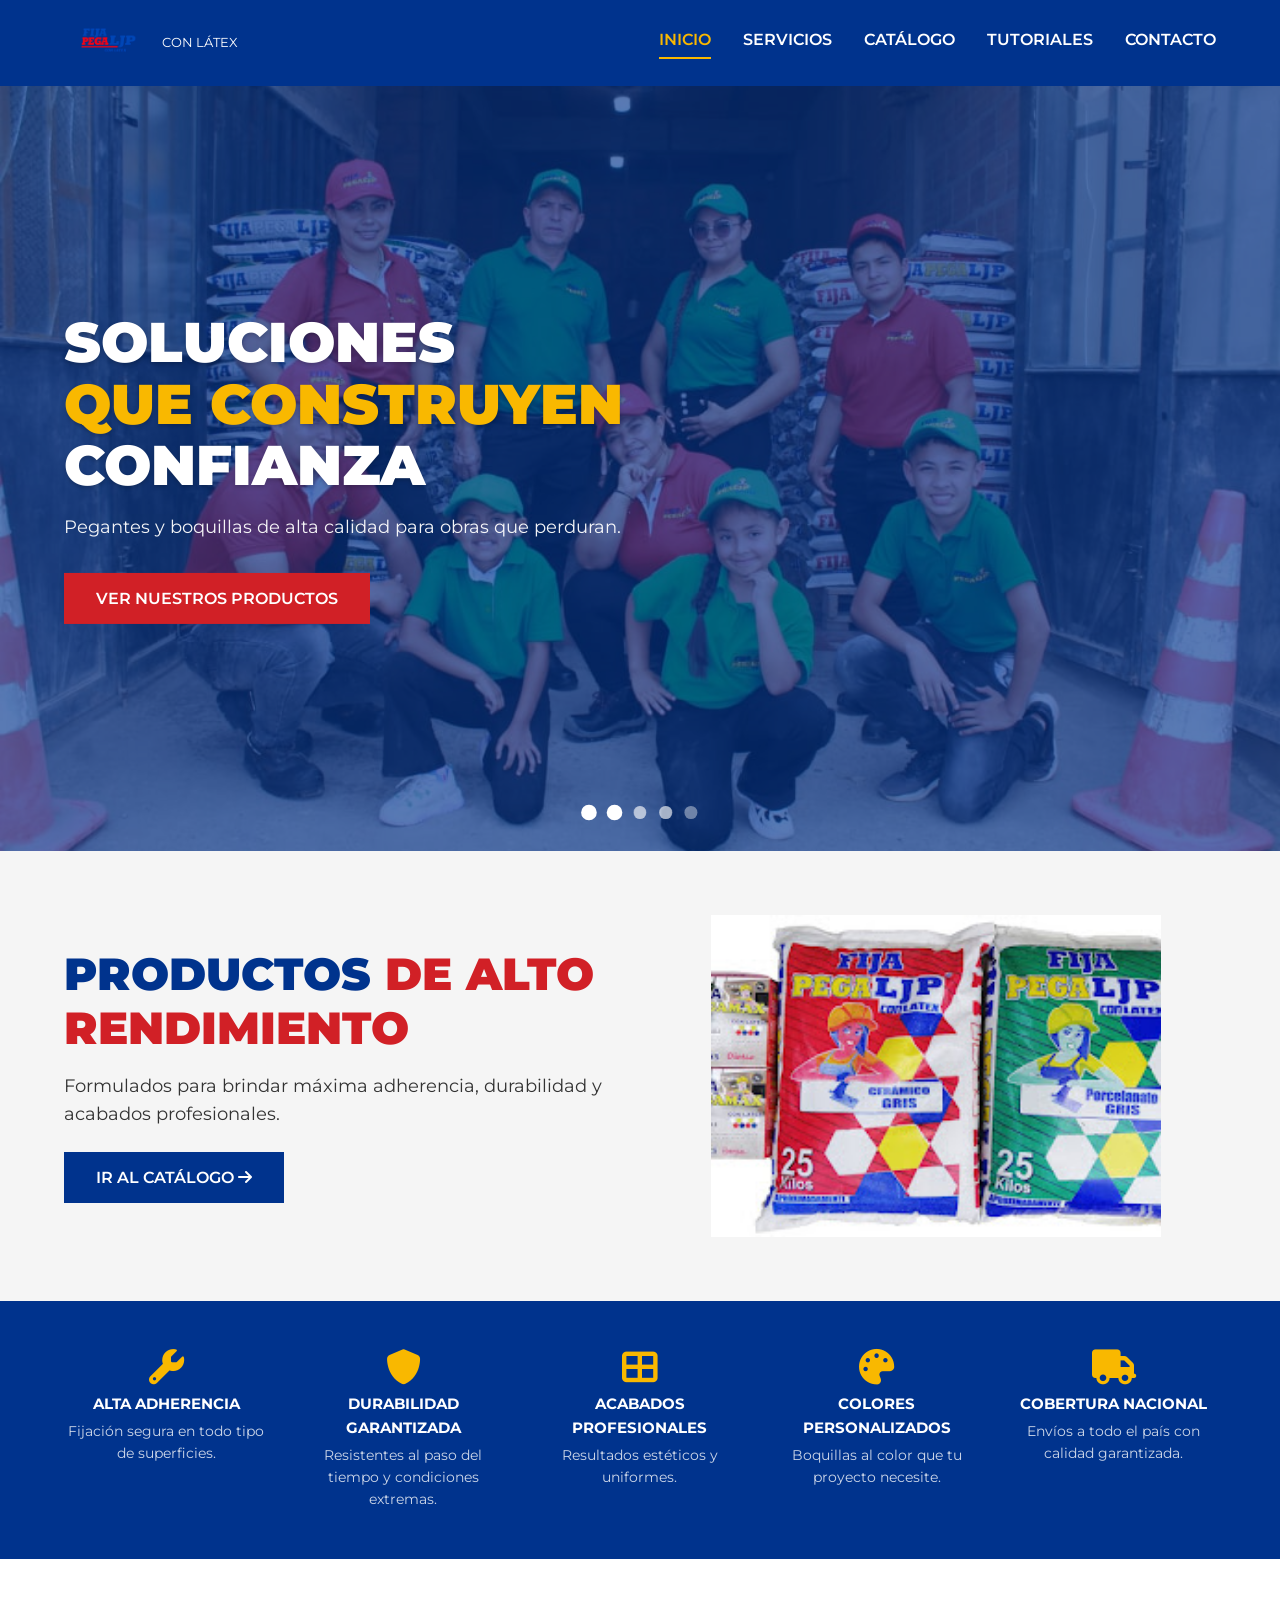
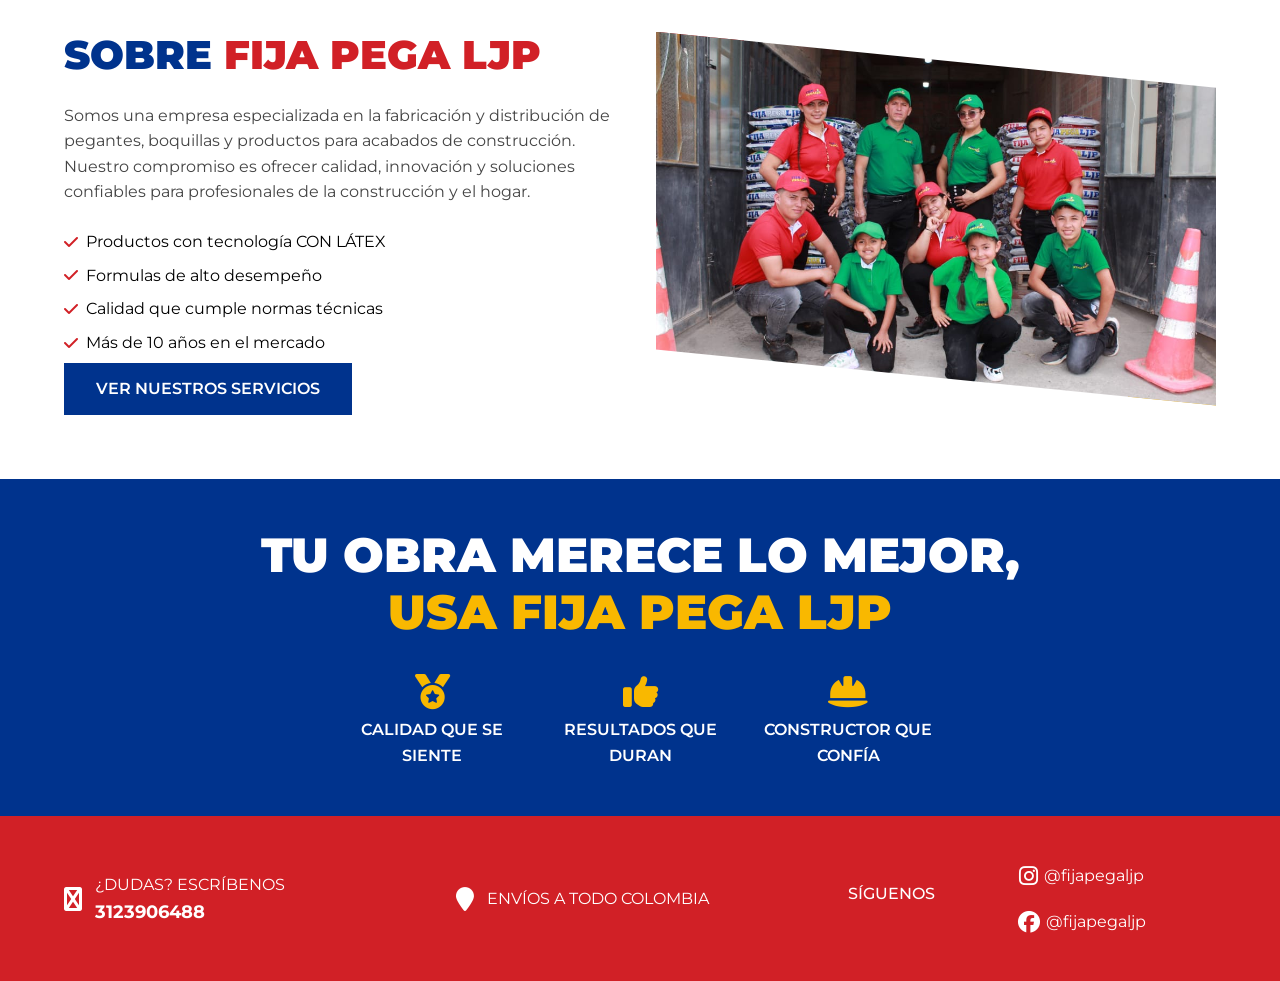
<file: index.html>
<!DOCTYPE html>
<html lang="es">
<head>
    <meta charset="UTF-8">
    <meta name="viewport" content="width=device-width, initial-scale=1.0">
    <title>Fija Pega LJP - Inicio</title>
    <link rel="stylesheet" href="index.css"> <!-- Estilo general -->
    <link href="https://cdn.jsdelivr.net/npm/font-awesome@4.7.0/css/font-awesome.min.css" rel="stylesheet">
    <link rel="preconnect" href="https://fonts.googleapis.com">
    <link rel="preconnect" href="https://fonts.gstatic.com" crossorigin>
    <link href="https://fonts.googleapis.com/css2?family=Montserrat:wght@400;600;700;900&display=swap" rel="stylesheet">
   <!-- Logo que aparece en la pestaña del navegador -->
<link rel="icon" type="image/png" href="log.png">

</head>
<body>
    <!-- Navbar con enlaces CONECTADOS -->
    <header class="navbar">
        <div class="container navbar-container">
            <div class="logo">
                <img src="log.png" alt="Logo Fija Pega LJP" class="logo-img">
                <span>CON LÁTEX</span>
            </div>

           <nav class="nav-desktop">
    <a href="index.html" class="active">INICIO</a>       <!-- ACTIVO AQUÍ -->
    <a href="servicios.html">SERVICIOS</a>
    <a href="catalogo.html">CATÁLOGO</a>
    <a href="tutoriales.html">TUTORIALES</a>
    <a href="contacto.html">CONTACTO</a>
</nav>

            <button class="menu-movil">
                <i class="fa fa-bars"></i>
            </button>
        </div>
    </header>

    <!-- Sección CARRUSEL DE IMÁGENES -->
    <section class="hero">
        <!-- Carrusel con 5 imágenes -->
<div class="carrusel">
    <div class="carrusel-imagen activa" style="background-image: url('fabri2.jpeg');"></div>
    <div class="carrusel-imagen" style="background-image: url('hora.jpeg');"></div>
    <div class="carrusel-imagen" style="background-image: url('ORLAN.jpeg');"></div>
    <div class="carrusel-imagen" style="background-image: url('sabre.jpeg');"></div>
    <div class="carrusel-imagen" style="background-image: url('portaa.jpeg');"></div> <!-- AQUÍ VA TU QUINTA IMAGEN -->
    <div class="capa-oscura"></div>
</div>

<!-- Indicadores (puntos) AHORA SON 5 -->
<div class="indicadores">
    <span class="activa" data-idx="0"></span>
    <span data-idx="1"></span>
    <span data-idx="2"></span>
    <span data-idx="3"></span>
    <span data-idx="4"></span> <!-- Quinto punto agregado -->
</div>
        
        <div class="container hero-contenido">
            <div class="hero-texto">
                <h2>SOLUCIONES<br><span>QUE CONSTRUYEN</span><br>CONFIANZA</h2>
                <p>Pegantes y boquillas de alta calidad para obras que perduran.</p>
                <a href="catalogo.html" class="boton boton-rojo">VER NUESTROS PRODUCTOS</a> <!-- ENLACE DIRECTO A CATÁLOGO -->
            </div>
        </div>

        <div class="indicadores">
            <span class="activa" data-idx="0"></span>
            <span data-idx="1"></span>
            <span data-idx="2"></span>
        </div>
    </section>

    <!-- Sección Productos -->
    <section class="productos">
        <div class="container productos-grid">
            <div class="productos-texto">
                <h3>PRODUCTOS <span>DE ALTO RENDIMIENTO</span></h3>
                <p>Formulados para brindar máxima adherencia, durabilidad y acabados profesionales.</p>
                <a href="catalogo.html" class="boton boton-azul">IR AL CATÁLOGO <i class="fa fa-arrow-right"></i></a> <!-- ENLACE A CATÁLOGO -->
            </div>
            <div class="productos-imagen">
                <img src="FIJA.jpg" alt="Productos Fija Pega LJP">
            </div>
        </div>
    </section>

    <!-- Características -->
    <section class="caracteristicas">
        <div class="container caracteristicas-grid">
            <div class="caracteristica-item">
                <i class="fa fa-wrench"></i>
                <h4>ALTA ADHERENCIA</h4>
                <p>Fijación segura en todo tipo de superficies.</p>
            </div>
            <div class="caracteristica-item">
                <i class="fa fa-shield"></i>
                <h4>DURABILIDAD GARANTIZADA</h4>
                <p>Resistentes al paso del tiempo y condiciones extremas.</p>
            </div>
            <div class="caracteristica-item">
                <i class="fa fa-th-large"></i>
                <h4>ACABADOS PROFESIONALES</h4>
                <p>Resultados estéticos y uniformes.</p>
            </div>
            <div class="caracteristica-item">
                <i class="fa fa-palette"></i>
                <h4>COLORES PERSONALIZADOS</h4>
                <p>Boquillas al color que tu proyecto necesite.</p>
            </div>
            <div class="caracteristica-item">
                <i class="fa fa-truck"></i>
                <h4>COBERTURA NACIONAL</h4>
                <p>Envíos a todo el país con calidad garantizada.</p>
            </div>
        </div>
    </section>

    <!-- Sobre Nosotros -->
    <section class="nosotros">
        <div class="container nosotros-grid">
            <div class="nosotros-texto">
                <h3>SOBRE <span>FIJA PEGA LJP</span></h3>
                <p>Somos una empresa especializada en la fabricación y distribución de pegantes, boquillas y productos para acabados de construcción. Nuestro compromiso es ofrecer calidad, innovación y soluciones confiables para profesionales de la construcción y el hogar.</p>
                <ul>
                    <li><i class="fa fa-check"></i> Productos con tecnología CON LÁTEX</li>
                    <li><i class="fa fa-check"></i> Formulas de alto desempeño</li>
                    <li><i class="fa fa-check"></i> Calidad que cumple normas técnicas</li>
                    <li><i class="fa fa-check"></i> Más de 10 años en el mercado</li>
                </ul>
                <a href="servicios.html" class="boton boton-azul">VER NUESTROS SERVICIOS</a> <!-- ENLACE A SERVICIOS -->
            </div>
            <div class="nosotros-imagen">
                <img src="fabri2.jpeg" alt="Trabajador instalando cerámica">
                <div class="recorte-amarillo"></div>
                <div class="recorte-rojo"></div>
            </div>
        </div>
    </section>

    <!-- Frase Final -->
    <section class="frase-final">
        <div class="container">
            <h3>TU OBRA MERECE LO MEJOR, <br><span>USA FIJA PEGA LJP</span></h3>
            <div class="iconos-grid">
                <div class="icono-item">
                    <i class="fa fa-medal"></i>
                    <p>CALIDAD QUE SE SIENTE</p>
                </div>
                <div class="icono-item">
                    <i class="fa fa-thumbs-up"></i>
                    <p>RESULTADOS QUE DURAN</p>
                </div>
                <div class="icono-item">
                    <i class="fa fa-hard-hat"></i>
                    <p>CONSTRUCTOR QUE CONFÍA</p>
                </div>
            </div>
        </div>
    </section>

    <!-- Footer -->
    <footer class="footer">
        <div class="container footer-grid">
            <div class="footer-item">
                <i class="fa fa-whatsapp"></i>
                <div>
                    <p>¿DUDAS? ESCRÍBENOS</p>
                    <p class="telefono">3123906488</p>
                </div>
            </div>
            <div class="footer-item">
                <i class="fa fa-map-marker"></i>
                <p>ENVÍOS A TODO COLOMBIA</p>
            </div>
          <!-- Carga Font Awesome para los iconos -->
<link rel="stylesheet" href="https://cdnjs.cloudflare.com/ajax/libs/font-awesome/6.4.0/css/all.min.css">

<!-- Bloque de redes sociales, responsive -->
<div class="footer-item" style="text-align: center; padding: 15px 0; font-size: 16px;">
    <p style="margin: 0 0 10px 0; font-weight: 500;">SÍGUENOS</p>
    
    <div style="display: flex; justify-content: center; gap: 20px; flex-wrap: wrap;">
        <!-- Instagram -->
        <a href="https://instagram.com/fijapegaljp" target="_blank" rel="noopener noreferrer" style="color: inherit; text-decoration: none; display: flex; align-items: center; gap: 6px;">
            <i class="fa-brands fa-instagram" style="font-size: 22px;"></i>
            <span>@fijapegaljp</span>
        </a>

        <!-- Facebook -->
        <a href="https://facebook.com/fijapegaljp" target="_blank" rel="noopener noreferrer" style="color: inherit; text-decoration: none; display: flex; align-items: center; gap: 6px;">
            <i class="fa-brands fa-facebook" style="font-size: 22px;"></i>
            <span>@fijapegaljp</span>
        </a>
    </div>
</div>
        </div>
    </footer>

    <!-- Código para carrusel -->
    <script>
    const slides = document.querySelectorAll('.carrusel-imagen');
    const puntos = document.querySelectorAll('.indicadores span');
    let actual = 0;

    function cambiarSlide(n) {
        slides[actual].classList.remove('activa');
        puntos[actual].classList.remove('activa');
        actual = (n !== undefined) ? n : (actual + 1) % slides.length;
        slides[actual].classList.add('activa');
        puntos[actual].classList.add('activa');
    }
    setInterval(cambiarSlide, 5000); // Cambia cada 5 segundos
    puntos.forEach((punto, i) => punto.addEventListener('click', () => cambiarSlide(i)));
    
</script>
<script>
const botonMenu = document.querySelector('.menu-movil');
const nav = document.querySelector('.nav-desktop');

console.log({botonMenu, nav}); // ayuda a ver si los encuentra

if (botonMenu && nav) {
    botonMenu.addEventListener('click', function(e) {
        e.preventDefault();
        nav.classList.toggle('mostrar');
        this.innerHTML = nav.classList.contains('mostrar') 
            ? '<i class="fa fa-times"></i>' 
            : '<i class="fa fa-bars"></i>';
    });

    nav.querySelectorAll('a').forEach(enlace => {
        enlace.addEventListener('click', () => {
            nav.classList.remove('mostrar');
            botonMenu.innerHTML = '<i class="fa fa-bars"></i>';
        });
    });
}
</script>
</body>
</html>
</file>
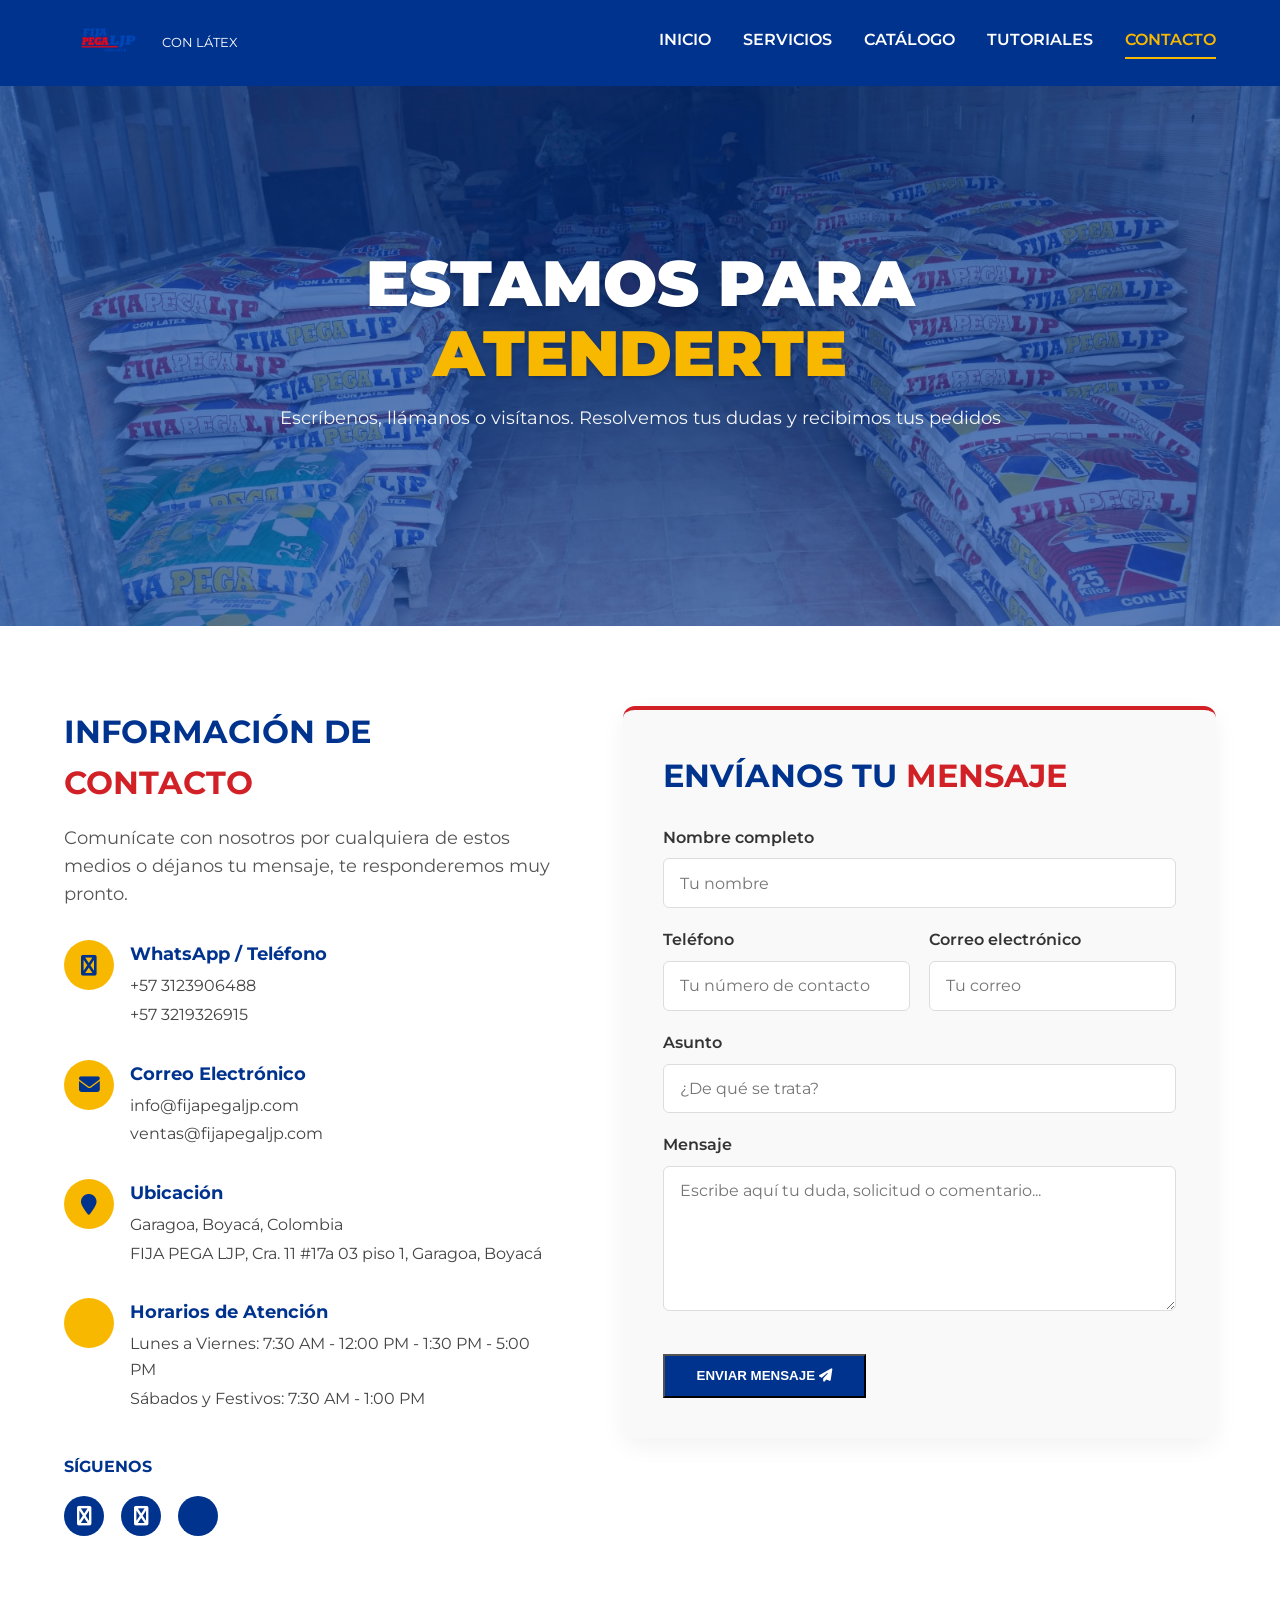
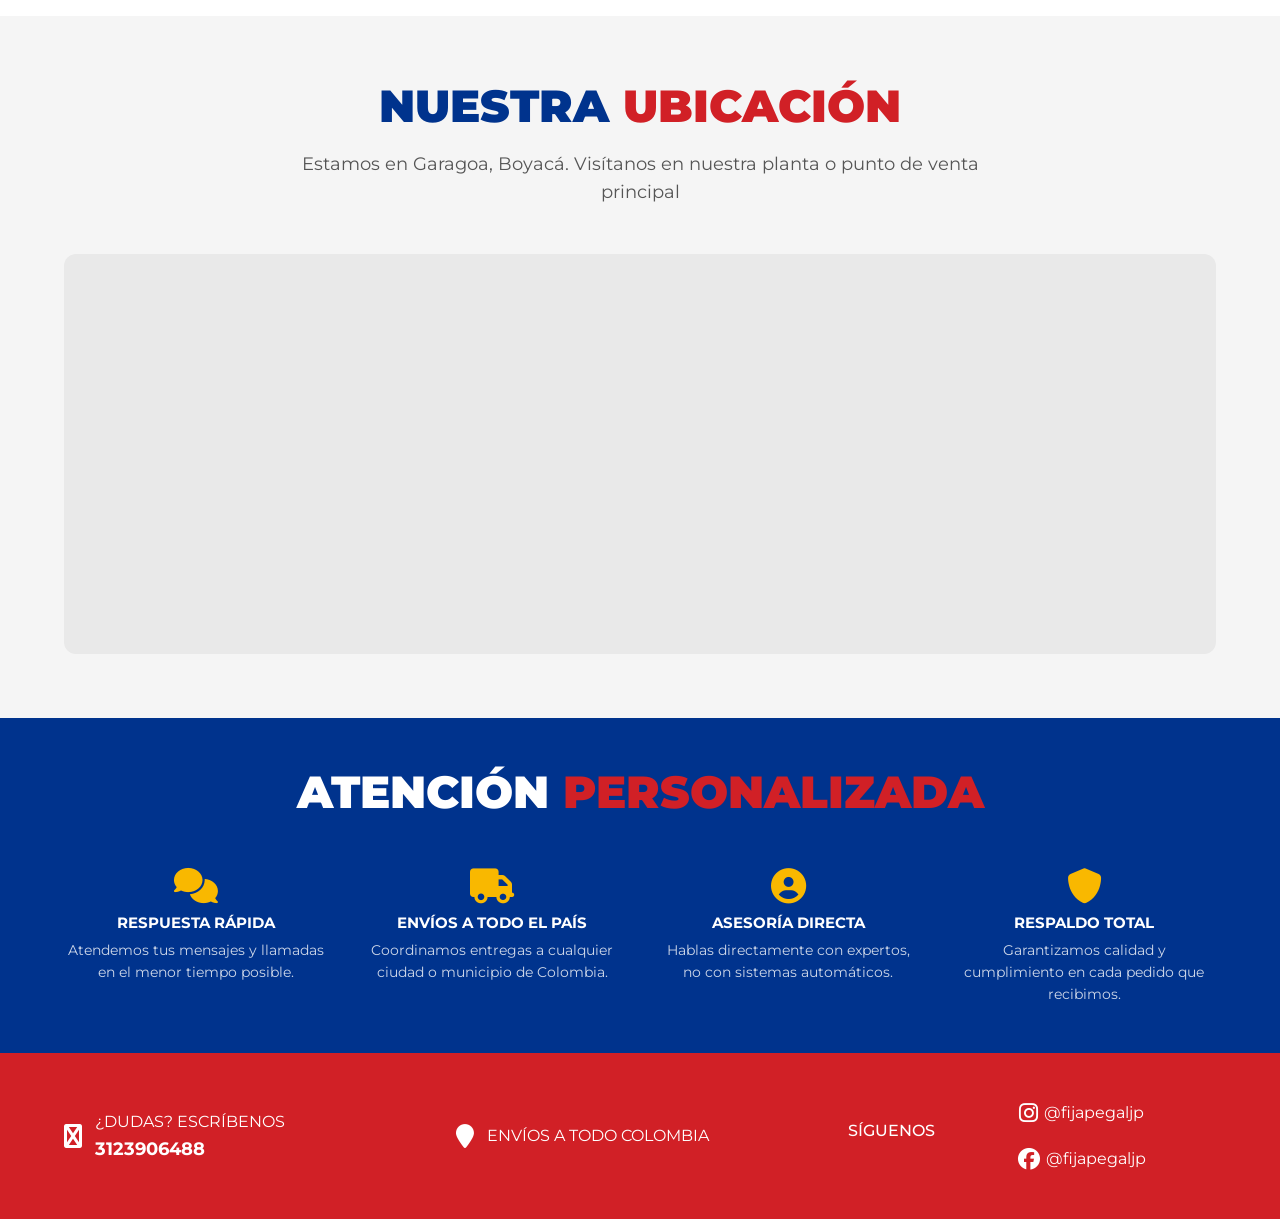
<file: contacto.html>
<!DOCTYPE html>
<html lang="es">
<head>
    <meta charset="UTF-8">
    <meta name="viewport" content="width=device-width, initial-scale=1.0">
    <title>Fija Pega LJP - Contacto</title>
    <link rel="stylesheet" href="index.css">       <!-- Estilos generales compartidos -->
    <link rel="stylesheet" href="contacto.css">    <!-- Estilos exclusivos de esta página -->
    <link href="https://cdn.jsdelivr.net/npm/font-awesome@4.7.0/css/font-awesome.min.css" rel="stylesheet">
    <link rel="preconnect" href="https://fonts.googleapis.com">
    <link rel="preconnect" href="https://fonts.gstatic.com" crossorigin>
    <link href="https://fonts.googleapis.com/css2?family=Montserrat:wght@400;600;700;900&display=swap" rel="stylesheet">
      <link rel="icon" type="image/png" href="log.png">
</head>
<body>
    <!-- Navbar COMPLETO Y CONECTADO -->
    <header class="navbar">
        <div class="container navbar-container">
            <div class="logo">
                <img src="log.png" alt="Logo Fija Pega LJP" class="logo-img">
                <span>CON LÁTEX</span>
            </div>
<nav class="nav-desktop">
    <a href="index.html">INICIO</a>
    <a href="servicios.html">SERVICIOS</a>
    <a href="catalogo.html">CATÁLOGO</a>
    <a href="tutoriales.html">TUTORIALES</a>
    <a href="contacto.html" class="active">CONTACTO</a> <!-- ACTIVO AQUÍ -->
</nav>

            <button class="menu-movil">
                <i class="fa fa-bars"></i>
            </button>
        </div>
    </header>

    <!-- Encabezado de Página -->
    <section class="hero hero-pagina">
        <div class="carrusel">
            <div class="carrusel-imagen activa" style="background-image: url('salio.jpeg');"></div>
            <div class="capa-oscura"></div>
        </div>
        
        <div class="container hero-contenido">
            <div class="hero-texto texto-centrado">
                <h2>ESTAMOS PARA <br><span>ATENDERTE</span></h2>
                <p>Escríbenos, llámanos o visítanos. Resolvemos tus dudas y recibimos tus pedidos</p>
            </div>
        </div>
    </section>

    <!-- Sección Principal: Datos + Formulario -->
    <section class="contacto-seccion">
        <div class="container">
            <div class="contacto-grid">
                <!-- Columna Izquierda: Datos de Contacto -->
                <div class="contacto-datos">
                    <h3>INFORMACIÓN DE <span>CONTACTO</span></h3>
                    <p class="texto-intro">Comunícate con nosotros por cualquiera de estos medios o déjanos tu mensaje, te responderemos muy pronto.</p>

                    <div class="datos-lista">
                        <div class="dato-item">
                            <div class="dato-icono">
                                <i class="fa fa-whatsapp"></i>
                            </div>
                            <div class="dato-texto">
                                <h4>WhatsApp / Teléfono</h4>
                                <p>+57 3123906488</p>
                                <p>+57 3219326915</p>
                            </div>
                        </div>

                        <div class="dato-item">
                            <div class="dato-icono">
                                <i class="fa fa-envelope"></i>
                            </div>
                            <div class="dato-texto">
                                <h4>Correo Electrónico</h4>
                                <p>info@fijapegaljp.com</p>
                                <p>ventas@fijapegaljp.com</p>
                            </div>
                        </div>

                        <div class="dato-item">
                            <div class="dato-icono">
                                <i class="fa fa-map-marker"></i>
                            </div>
                            <div class="dato-texto">
                                <h4>Ubicación</h4>
                                <p>Garagoa, Boyacá, Colombia</p>
                                <p>FIJA PEGA LJP, Cra. 11 #17a 03 piso 1, Garagoa, Boyacá</p>
                            </div>
                        </div>

                        <div class="dato-item">
                            <div class="dato-icono">
                                <i class="fa fa-clock-o"></i>
                            </div>
                            <div class="dato-texto">
                                <h4>Horarios de Atención</h4>
                                <p>Lunes a Viernes: 7:30 AM - 12:00 PM - 1:30 PM - 5:00 PM</p>
                                <p>Sábados y Festivos: 7:30 AM - 1:00 PM</p>
                            </div>
                        </div>
                    </div>

                    <div class="redes-sociales">
                        <h4>SÍGUENOS</h4>
                        <a href="#" class="red-icono"><i class="fa fa-facebook"></i></a>
                        <a href="#" class="red-icono"><i class="fa fa-instagram"></i></a>
                        <a href="#" class="red-icono"><i class="fa fa-youtube-play"></i></a>
                    </div>
                </div>

                <!-- Columna Derecha: Formulario -->
                <div class="contacto-formulario">
                    <h3>ENVÍANOS TU <span>MENSAJE</span></h3>
                  <form 
    action="https://wa.me/573001234567?text=" 
    method="GET" 
    target="_blank" 
    class="formulario"
    onsubmit="return enviarPorWhatsApp(this)">

    <div class="form-group">
        <label for="nombre">Nombre completo</label>
        <input type="text" id="nombre" name="nombre" placeholder="Tu nombre" required>
    </div>

    <div class="form-doble">
        <div class="form-group">
            <label for="telefono">Teléfono</label>
            <input type="tel" id="telefono" name="telefono" placeholder="Tu número de contacto" required>
        </div>
        <div class="form-group">
            <label for="correo">Correo electrónico</label>
            <input type="email" id="correo" name="correo" placeholder="Tu correo" required>
        </div>
    </div>

    <div class="form-group">
        <label for="asunto">Asunto</label>
        <input type="text" id="asunto" name="asunto" placeholder="¿De qué se trata?" required>
    </div>

    <div class="form-group">
        <label for="mensaje">Mensaje</label>
        <textarea id="mensaje" name="mensaje" rows="6" placeholder="Escribe aquí tu duda, solicitud o comentario..." required></textarea>
    </div>

    <button type="submit" class="boton boton-azul btn-enviar">ENVIAR MENSAJE <i class="fa fa-paper-plane"></i></button>
</form>

<script>
function enviarPorWhatsApp(form) {
    // CAMBIA AQUÍ TU NÚMERO DE WHATSAPP (con código país, sin + ni espacios)
    const numeroWhatsApp = "573123906488"; // Ejemplo: "

    // Recolectamos los datos del formulario
    const nombre = form.nombre.value;
    const telefono = form.telefono.value;
    const correo = form.correo.value;
    const asunto = form.asunto.value;
    const mensaje = form.mensaje.value;

    // Creamos el texto que te va a llegar
    const texto = `*Nuevo mensaje desde la página web*%0A%0A` +
                  `*Nombre:* ${nombre}%0A` +
                  `*Teléfono:* ${telefono}%0A` +
                  `*Correo:* ${correo}%0A` +
                  `*Asunto:* ${asunto}%0A%0A` +
                  `*Mensaje:*%0A${mensaje}`;

    // Redirigimos a WhatsApp con los datos
    window.open(`https://wa.me/${numeroWhatsApp}?text=${texto}`, '_blank');

    // Evitamos que el formulario se envíe vacío
    return false;
}
</script>
                </div>
            </div>
        </div>
    </section>

    <!-- Sección Mapa / Ubicación -->
    <section class="mapa-seccion fondo-gris">
        <div class="container">
            <div class="titulo-seccion">
                <h3>NUESTRA <span>UBICACIÓN</span></h3>
                <p>Estamos en Garagoa, Boyacá. Visítanos en nuestra planta o punto de venta principal</p>
            </div>
            
           <div class="contenedor-mapa">
    <!-- Mapa de ubicación FIJA PEGA LJP -->
    <iframe 
        src="https://www.google.com/maps/embed?pb=!1m18!1m12!1m3!1d3964.876452745386!2d-73.3663901!3d5.0890259!2m3!1f0!2f0!3f0!3m2!1i1024!2i768!4f13.1!3m3!1m2!1s0x8e6aa5b60f042e09%3A0x413df300430f8c34!2sFIJA%20PEGA%20LJP!5e0!3m2!1ses!2sco!4v1718750000000!5m2!1ses!2sco" 
        width="100%" 
        height="100%" 
        style="border:0;" 
        allowfullscreen="" 
        loading="lazy" 
        referrerpolicy="no-referrer-when-downgrade">
    </iframe>
</div>
        </div>
    </section>

    <!-- Sección Características -->
    <section class="caracteristicas">
        <div class="container">
            <div class="titulo-seccion blanco">
                <h3>ATENCIÓN <span>PERSONALIZADA</span></h3>
            </div>

            <div class="caracteristicas-grid cuatro">
                <div class="caracteristica-item">
                    <i class="fa fa-comments"></i>
                    <h4>RESPUESTA RÁPIDA</h4>
                    <p>Atendemos tus mensajes y llamadas en el menor tiempo posible.</p>
                </div>
                <div class="caracteristica-item">
                    <i class="fa fa-truck"></i>
                    <h4>ENVÍOS A TODO EL PAÍS</h4>
                    <p>Coordinamos entregas a cualquier ciudad o municipio de Colombia.</p>
                </div>
                <div class="caracteristica-item">
                    <i class="fa fa-user-circle"></i>
                    <h4>ASESORÍA DIRECTA</h4>
                    <p>Hablas directamente con expertos, no con sistemas automáticos.</p>
                </div>
                <div class="caracteristica-item">
                    <i class="fa fa-shield"></i>
                    <h4>RESPALDO TOTAL</h4>
                    <p>Garantizamos calidad y cumplimiento en cada pedido que recibimos.</p>
                </div>
            </div>
        </div>
    </section>

    <!-- Footer IGUAL A TODAS LAS PÁGINAS -->
    <footer class="footer">
        <div class="container footer-grid">
            <div class="footer-item">
                <i class="fa fa-whatsapp"></i>
                <div>
                    <p>¿DUDAS? ESCRÍBENOS</p>
                    <p class="telefono">3123906488</p>
                </div>
            </div>
            <div class="footer-item">
                <i class="fa fa-map-marker"></i>
                <p>ENVÍOS A TODO COLOMBIA</p>
            </div>
           <!-- Carga Font Awesome para los iconos -->
<link rel="stylesheet" href="https://cdnjs.cloudflare.com/ajax/libs/font-awesome/6.4.0/css/all.min.css">

<!-- Bloque de redes sociales, responsive -->
<div class="footer-item" style="text-align: center; padding: 15px 0; font-size: 16px;">
    <p style="margin: 0 0 10px 0; font-weight: 500;">SÍGUENOS</p>
    
    <div style="display: flex; justify-content: center; gap: 20px; flex-wrap: wrap;">
        <!-- Instagram -->
        <a href="https://instagram.com/fijapegaljp" target="_blank" rel="noopener noreferrer" style="color: inherit; text-decoration: none; display: flex; align-items: center; gap: 6px;">
            <i class="fa-brands fa-instagram" style="font-size: 22px;"></i>
            <span>@fijapegaljp</span>
        </a>

        <!-- Facebook -->
        <a href="https://facebook.com/Fija Pega LJP" target="_blank" rel="noopener noreferrer" style="color: inherit; text-decoration: none; display: flex; align-items: center; gap: 6px;">
            <i class="fa-brands fa-facebook" style="font-size: 22px;"></i>
            <span>@fijapegaljp</span>
        </a>
    </div>
</div>
        </div>
    </footer>
    <script>
const botonMenu = document.querySelector('.menu-movil');
const nav = document.querySelector('.nav-desktop');

console.log({botonMenu, nav}); // ayuda a ver si los encuentra

if (botonMenu && nav) {
    botonMenu.addEventListener('click', function(e) {
        e.preventDefault();
        nav.classList.toggle('mostrar');
        this.innerHTML = nav.classList.contains('mostrar') 
            ? '<i class="fa fa-times"></i>' 
            : '<i class="fa fa-bars"></i>';
    });

    nav.querySelectorAll('a').forEach(enlace => {
        enlace.addEventListener('click', () => {
            nav.classList.remove('mostrar');
            botonMenu.innerHTML = '<i class="fa fa-bars"></i>';
        });
    });
}
</script>
</body>
</html>
</file>
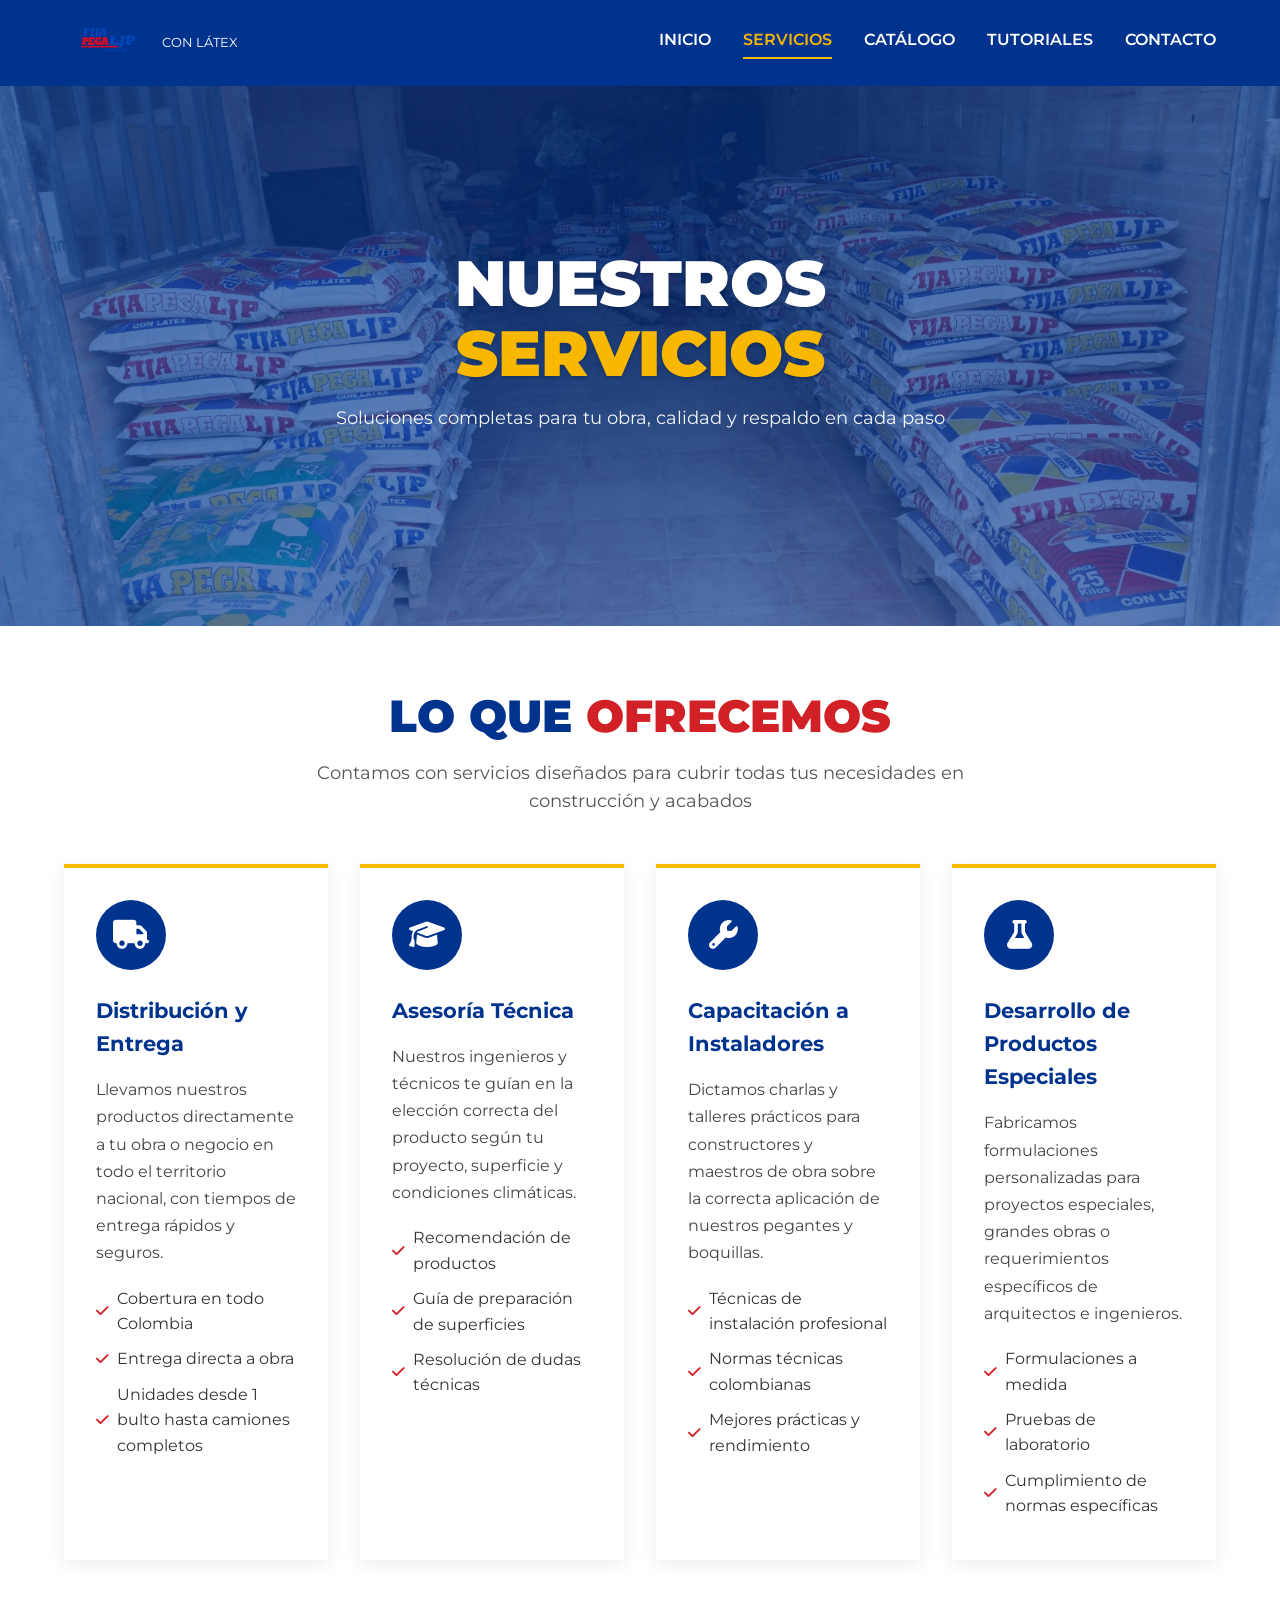
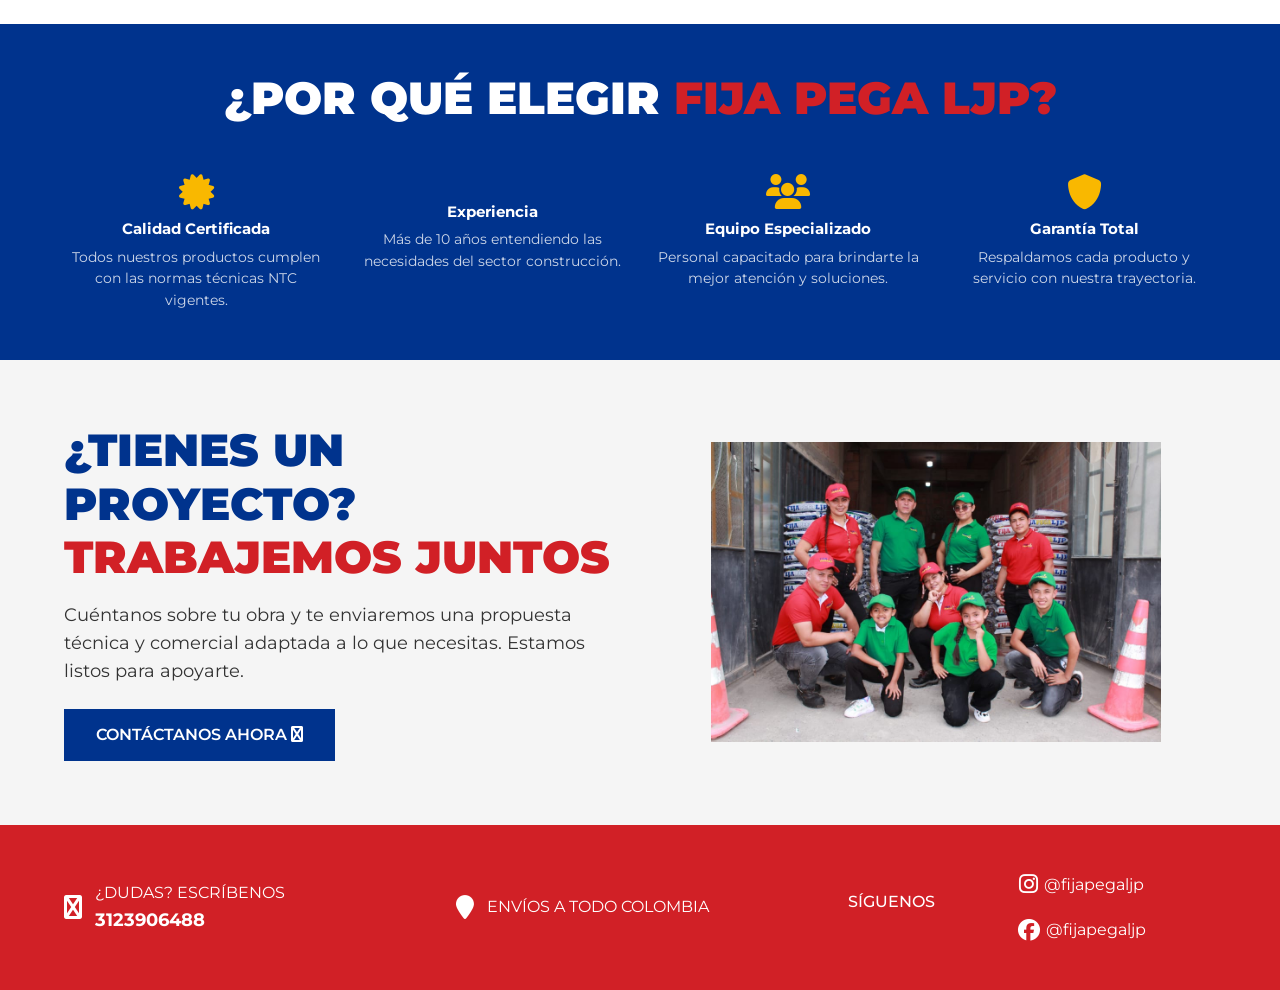
<file: servicios.html>
<!DOCTYPE html>
<html lang="es">
<head>
    <meta charset="UTF-8">
    <meta name="viewport" content="width=device-width, initial-scale=1.0">
    <title>Fija Pega LJP - Servicios</title>
    <link rel="stylesheet" href="index.css">   <!-- Estilo general -->
    <link rel="stylesheet" href="servicios.css"> <!-- Estilo propio -->
    <link href="https://cdn.jsdelivr.net/npm/font-awesome@4.7.0/css/font-awesome.min.css" rel="stylesheet">
    <link rel="preconnect" href="https://fonts.googleapis.com">
    <link rel="preconnect" href="https://fonts.gstatic.com" crossorigin>
    <link href="https://fonts.googleapis.com/css2?family=Montserrat:wght@400;600;700;900&display=swap" rel="stylesheet">
     <link rel="icon" type="image/png" href="log.png">
  </head>
<body>
    <!-- Navbar con enlaces CONECTADOS -->
    <header class="navbar">
        <div class="container navbar-container">
            <div class="logo">
                <img src="log.png" alt="Logo Fija Pega LJP" class="logo-img">
                <span>CON LÁTEX</span>
            </div>
<nav class="nav-desktop">
    <a href="index.html">INICIO</a>
    <a href="servicios.html" class="active">SERVICIOS</a> <!-- ACTIVO AQUÍ -->
    <a href="catalogo.html">CATÁLOGO</a>
    <a href="tutoriales.html">TUTORIALES</a>
    <a href="contacto.html">CONTACTO</a>
</nav>

            <button class="menu-movil">
                <i class="fa fa-bars"></i>
            </button>
        </div>
    </header>

    <!-- Resto del contenido de Servicios (igual que antes) -->
    <section class="hero hero-pagina">
        <div class="carrusel">
            <div class="carrusel-imagen activa" style="background-image: url('salio.jpeg');"></div>
            <div class="capa-oscura"></div>
        </div>
        <div class="container hero-contenido">
            <div class="hero-texto texto-centrado">
                <h2>NUESTROS <br><span>SERVICIOS</span></h2>
                <p>Soluciones completas para tu obra, calidad y respaldo en cada paso</p>
            </div>
        </div>
    </section>

    <section class="servicios-principales">
        <div class="container">
            <div class="titulo-seccion">
                <h3>LO QUE <span>OFRECEMOS</span></h3>
                <p>Contamos con servicios diseñados para cubrir todas tus necesidades en construcción y acabados</p>
            </div>
            <div class="servicios-grid">
                <div class="servicio-card">
                    <div class="servicio-icono"><i class="fa fa-truck"></i></div>
                    <h4>Distribución y Entrega</h4>
                    <p>Llevamos nuestros productos directamente a tu obra o negocio en todo el territorio nacional, con tiempos de entrega rápidos y seguros.</p>
                    <ul class="servicio-lista">
                        <li><i class="fa fa-check"></i> Cobertura en todo Colombia</li>
                        <li><i class="fa fa-check"></i> Entrega directa a obra</li>
                        <li><i class="fa fa-check"></i> Unidades desde 1 bulto hasta camiones completos</li>
                    </ul>
                </div>
                <div class="servicio-card">
                    <div class="servicio-icono"><i class="fa fa-graduation-cap"></i></div>
                    <h4>Asesoría Técnica</h4>
                    <p>Nuestros ingenieros y técnicos te guían en la elección correcta del producto según tu proyecto, superficie y condiciones climáticas.</p>
                    <ul class="servicio-lista">
                        <li><i class="fa fa-check"></i> Recomendación de productos</li>
                        <li><i class="fa fa-check"></i> Guía de preparación de superficies</li>
                        <li><i class="fa fa-check"></i> Resolución de dudas técnicas</li>
                    </ul>
                </div>
                <div class="servicio-card">
                    <div class="servicio-icono"><i class="fa fa-wrench"></i></div>
                    <h4>Capacitación a Instaladores</h4>
                    <p>Dictamos charlas y talleres prácticos para constructores y maestros de obra sobre la correcta aplicación de nuestros pegantes y boquillas.</p>
                    <ul class="servicio-lista">
                        <li><i class="fa fa-check"></i> Técnicas de instalación profesional</li>
                        <li><i class="fa fa-check"></i> Normas técnicas colombianas</li>
                        <li><i class="fa fa-check"></i> Mejores prácticas y rendimiento</li>
                    </ul>
                </div>
                <div class="servicio-card">
                    <div class="servicio-icono"><i class="fa fa-flask"></i></div>
                    <h4>Desarrollo de Productos Especiales</h4>
                    <p>Fabricamos formulaciones personalizadas para proyectos especiales, grandes obras o requerimientos específicos de arquitectos e ingenieros.</p>
                    <ul class="servicio-lista">
                        <li><i class="fa fa-check"></i> Formulaciones a medida</li>
                        <li><i class="fa fa-check"></i> Pruebas de laboratorio</li>
                        <li><i class="fa fa-check"></i> Cumplimiento de normas específicas</li>
                    </ul>
                </div>
            </div>
        </div>
    </section>

    <section class="caracteristicas">
        <div class="container">
            <div class="titulo-seccion blanco">
                <h3>¿POR QUÉ ELEGIR <span>FIJA PEGA LJP?</span></h3>
            </div>
            <div class="caracteristicas-grid cuatro">
                <div class="caracteristica-item">
                    <i class="fa fa-certificate"></i>
                    <h4>Calidad Certificada</h4>
                    <p>Todos nuestros productos cumplen con las normas técnicas NTC vigentes.</p>
                </div>
                <div class="caracteristica-item">
                    <i class="fa fa-clock-o"></i>
                    <h4>Experiencia</h4>
                    <p>Más de 10 años entendiendo las necesidades del sector construcción.</p>
                </div>
                <div class="caracteristica-item">
                    <i class="fa fa-users"></i>
                    <h4>Equipo Especializado</h4>
                    <p>Personal capacitado para brindarte la mejor atención y soluciones.</p>
                </div>
                <div class="caracteristica-item">
                    <i class="fa fa-shield"></i>
                    <h4>Garantía Total</h4>
                    <p>Respaldamos cada producto y servicio con nuestra trayectoria.</p>
                </div>
            </div>
        </div>
    </section>

    <section class="productos">
        <div class="container productos-grid">
            <div class="productos-texto">
                <h3>¿TIENES UN PROYECTO? <br><span>TRABAJEMOS JUNTOS</span></h3>
<p>Cuéntanos sobre tu obra y te enviaremos una propuesta técnica y comercial adaptada a lo que necesitas. Estamos listos para apoyarte.</p>
<a href="https://wa.me/573123906488?text=Hola,%20tengo%20un%20proyecto%20o%20obra%20y%20me%20gustaría%20recibir%20una%20propuesta%20técnica%20y%20comercial%20personalizada.%20Gracias." target="_blank" class="boton boton-azul">CONTÁCTANOS AHORA <i class="fa fa-whatsapp"></i></a>
            </div>
            <div class="productos-imagen">
                <img src="fabri2.jpeg" alt="Equipo de trabajo Fija Pega LJP">
            </div>
        </div>
    </section>

    <footer class="footer">
        <div class="container footer-grid">
            <div class="footer-item">
                <i class="fa fa-whatsapp"></i>
                <div>
                    <p>¿DUDAS? ESCRÍBENOS</p>
                    <p class="telefono">3123906488</p>
                </div>
            </div>
            <div class="footer-item">
                <i class="fa fa-map-marker"></i>
                <p>ENVÍOS A TODO COLOMBIA</p>
            </div>
           <!-- Carga Font Awesome para los iconos -->
<link rel="stylesheet" href="https://cdnjs.cloudflare.com/ajax/libs/font-awesome/6.4.0/css/all.min.css">

<!-- Bloque de redes sociales, responsive -->
<div class="footer-item" style="text-align: center; padding: 15px 0; font-size: 16px;">
    <p style="margin: 0 0 10px 0; font-weight: 500;">SÍGUENOS</p>
    
    <div style="display: flex; justify-content: center; gap: 20px; flex-wrap: wrap;">
        <!-- Instagram -->
        <a href="https://instagram.com/fijapegaljp" target="_blank" rel="noopener noreferrer" style="color: inherit; text-decoration: none; display: flex; align-items: center; gap: 6px;">
            <i class="fa-brands fa-instagram" style="font-size: 22px;"></i>
            <span>@fijapegaljp</span>
        </a>

        <!-- Facebook -->
        <a href="https://facebook.com/fijapegaljp" target="_blank" rel="noopener noreferrer" style="color: inherit; text-decoration: none; display: flex; align-items: center; gap: 6px;">
            <i class="fa-brands fa-facebook" style="font-size: 22px;"></i>
            <span>@fijapegaljp</span>
        </a>
    </div>
</div>
        </div>
    </footer>
   <script>
const botonMenu = document.querySelector('.menu-movil');
const nav = document.querySelector('.nav-desktop');

console.log({botonMenu, nav}); // ayuda a ver si los encuentra

if (botonMenu && nav) {
    botonMenu.addEventListener('click', function(e) {
        e.preventDefault();
        nav.classList.toggle('mostrar');
        this.innerHTML = nav.classList.contains('mostrar') 
            ? '<i class="fa fa-times"></i>' 
            : '<i class="fa fa-bars"></i>';
    });

    nav.querySelectorAll('a').forEach(enlace => {
        enlace.addEventListener('click', () => {
            nav.classList.remove('mostrar');
            botonMenu.innerHTML = '<i class="fa fa-bars"></i>';
        });
    });
}
</script>
</body>
</html>
</file>
<file: index.css>
/* === RESET Y BASE === */
* {
    margin: 0;
    padding: 0;
    box-sizing: border-box;
}
body {
    font-family: 'Montserrat', sans-serif;
    line-height: 1.6;
    overflow-x: hidden;
}
a {
    text-decoration: none;
}
ul {
    list-style: none;
}
.container {
    width: 90%;
    max-width: 1200px;
    margin: 0 auto;
}

/* === COLORES PRINCIPALES === */
:root {
    --azul-primario: #00338D;
    --rojo-secundario: #D12026;
    --amarillo: #F9B800;
    --gris-claro: #F5F5F5;
    --blanco: #FFFFFF;
}

/* === NAVBAR === */
.navbar {
    background-color: var(--azul-primario);
    color: var(--blanco);
    padding: 0.8rem 0;
    position: relative;
    z-index: 10;
}
.navbar-container {
    display: flex;
    justify-content: space-between;
    align-items: center;
}
.logo {
    display: flex;
    align-items: center;
    gap: 0.5rem;
}
.logo-img {
    height: 60px;
    width: auto;
}
.logo span {
    font-size: 0.8rem;
    color: var(--blanco);
}
.nav-desktop {
    display: none;
}
.nav-desktop a {
    color: var(--blanco);
    font-weight: 600;
    margin-left: 2rem;
    transition: color 0.3s;
}
.nav-desktop a:hover,
.nav-desktop a.active {
    color: var(--amarillo);
    border-bottom: 2px solid var(--amarillo);
    padding-bottom: 0.3rem;
}
.menu-movil {
    background: transparent;
    border: none;
    color: var(--blanco);
    font-size: 1.5rem;
    cursor: pointer;
}

/* === HERO / CARRUSEL === */
.hero {
    position: relative;
    height: 85vh;
    min-height: 500px;
    overflow: hidden;
}
.carrusel {
    width: 100%;
    height: 100%;
    position: relative;
}
.carrusel-imagen {
    position: absolute;
    top: 0;
    left: 0;
    width: 100%;
    height: 100%;
    background-size: cover;
    background-position: center center;
    opacity: 0;
    transition: opacity 0.8s ease;
    z-index: 1;
}
.carrusel-imagen.activa {
    opacity: 1;
    z-index: 2;
}
.capa-oscura {
    position: absolute;
    top: 0;
    left: 0;
    width: 100%;
    height: 100%;
    background-color: rgba(0, 51, 141, 0.65); /* Azul con transparencia, se ve la imagen */
    z-index: 3;
}
.hero-contenido {
    position: absolute;
    top: 50%;
    left: 50%;
    transform: translate(-50%, -50%);
    width: 90%;
    max-width: 1200px;
    z-index: 5;
    color: var(--blanco);
}
.hero-texto h2 {
    font-size: clamp(2rem, 5vw, 3.5rem);
    font-weight: 900;
    line-height: 1.1;
    text-shadow: 0 2px 4px rgba(0,0,0,0.2);
}
.hero-texto h2 span {
    color: var(--amarillo);
}
.hero-texto p {
    font-size: 1.1rem;
    margin: 1rem 0 2rem;
    opacity: 0.95;
}
.boton {
    padding: 0.8rem 2rem;
    font-weight: 600;
    display: inline-block;
    transition: background 0.3s;
}
.boton-rojo {
    background-color: var(--rojo-secundario);
    color: var(--blanco);
}
.boton-rojo:hover {
    background-color: #b01a20;
}
.indicadores {
    position: absolute;
    bottom: 2rem;
    left: 50%;
    transform: translateX(-50%);
    display: flex;
    gap: 0.8rem;
    z-index: 6;
}
.indicadores span {
    width: 0.8rem;
    height: 0.8rem;
    border-radius: 50%;
    background-color: rgba(255,255,255,0.4);
    cursor: pointer;
    transition: all 0.3s;
}
.indicadores span.activa {
    background-color: var(--blanco);
    transform: scale(1.2);
}

/* === PRODUCTOS === */
.productos {
    background-color: var(--gris-claro);
    padding: 4rem 0;
}
.productos-grid {
    display: grid;
    gap: 2rem;
}
.productos-texto h3 {
    font-size: clamp(1.8rem, 4vw, 2.8rem);
    font-weight: 900;
    color: var(--azul-primario);
    line-height: 1.2;
}
.productos-texto h3 span {
    color: var(--rojo-secundario);
}
.productos-texto p {
    margin: 1rem 0 1.5rem;
    color: #333;
    font-size: 1.1rem;
}
.boton-azul {
    background-color: var(--azul-primario);
    color: var(--blanco);
}
.boton-azul:hover {
    background-color: #002870;
}
.productos-imagen img {
    width: 100%;
    max-width: 450px;
    display: block;
    margin: 0 auto;
}

/* === CARACTERÍSTICAS === */
.caracteristicas {
    background-color: var(--azul-primario);
    color: var(--blanco);
    padding: 3rem 0;
}
.caracteristicas-grid {
    display: grid;
    grid-template-columns: repeat(2, 1fr);
    gap: 2rem;
    text-align: center;
}
.caracteristica-item i {
    font-size: 2.2rem;
    color: var(--amarillo);
    margin-bottom: 0.5rem;
}
.caracteristica-item h4 {
    font-weight: 700;
    font-size: 0.95rem;
}
.caracteristica-item p {
    font-size: 0.85rem;
    opacity: 0.8;
    margin-top: 0.3rem;
}

/* === SOBRE NOSOTROS === */
.nosotros {
    padding: 4rem 0;
}
.nosotros-grid {
    display: grid;
    gap: 2rem;
}
.nosotros-texto h3 {
    font-size: clamp(1.8rem, 4vw, 2.5rem);
    font-weight: 900;
    color: var(--azul-primario);
}
.nosotros-texto h3 span {
    color: var(--rojo-secundario);
}
.nosotros-texto p {
    margin: 1rem 0 1.5rem;
    color: #444;
}
.nosotros-texto ul li {
    margin: 0.5rem 0;
    display: flex;
    align-items: center;
    gap: 0.5rem;
}
.nosotros-texto ul li i {
    color: var(--rojo-secundario);
}
.nosotros-imagen {
    position: relative;
    clip-path: polygon(0 0, 100% 15%, 100% 100%, 0 85%);
    overflow: hidden;
}
.nosotros-imagen img {
    width: 100%;
    height: 100%;
    object-fit: cover;
    display: block;
}
.recorte-amarillo {
    position: absolute;
    bottom: -0.5rem;
    right: -0.5rem;
    width: 6rem;
    height: 6rem;
    background-color: var(--amarillo);
    z-index: -1;
}
.recorte-rojo {
    position: absolute;
    top: -0.5rem;
    left: -0.5rem;
    width: 6rem;
    height: 6rem;
    background-color: var(--rojo-secundario);
    z-index: -1;
}

/* === FRASE FINAL === */
.frase-final {
    background-color: var(--azul-primario);
    color: var(--blanco);
    padding: 3rem 0;
    text-align: center;
}
.frase-final h3 {
    font-size: clamp(1.8rem, 4vw, 3rem);
    font-weight: 900;
    text-transform: uppercase;
    line-height: 1.2;
}
.frase-final h3 span {
    color: var(--amarillo);
}
.iconos-grid {
    display: grid;
    grid-template-columns: repeat(3, 1fr);
    gap: 1.5rem;
    margin-top: 2rem;
    max-width: 600px;
    margin-left: auto;
    margin-right: auto;
}
.icono-item i {
    font-size: 2.2rem;
    color: var(--amarillo);
    margin-bottom: 0.5rem;
}
.icono-item p {
    font-weight: 600;
}

/* === FOOTER === */
.footer {
    background-color: var(--rojo-secundario);
    color: var(--blanco);
    padding: 2rem 0;
}
.footer-grid {
    display: grid;
    gap: 1.5rem;
    text-align: center;
}
.footer-item {
    display: flex;
    align-items: center;
    justify-content: center;
    gap: 0.8rem;
}
.footer-item i {
    font-size: 1.5rem;
}
.telefono {
    font-weight: 700;
    font-size: 1.1rem;
}

/* === RESPONSIVE: ESCRITORIO === */
@media (min-width: 768px) {
    .nav-desktop {
        display: flex;
    }
    .menu-movil {
        display: none;
    }
    .productos-grid,
    .nosotros-grid {
        grid-template-columns: 1fr 1fr;
        align-items: center;
    }
    .caracteristicas-grid {
        grid-template-columns: repeat(5, 1fr);
    }
    .footer-grid {
        grid-template-columns: repeat(3, 1fr);
        text-align: left;
    }
    .footer-item {
        justify-content: flex-start;
    }
}

/* MENÚ HAMBURGUESA FINAL */
.menu-movil {
    display: none;
    background: transparent;
    border: none;
    font-size: 2rem;
    color: #ffffff !important;
    cursor: pointer;
    position: absolute;
    right: 20px;
    top: 50%;
    transform: translateY(-50%);
    z-index: 99999 !important; /* Encima absoluto */
    pointer-events: auto !important; /* Recibe clic sí o sí */
    margin: 0;
    padding: 0;
}

@media (max-width: 768px) {
    .menu-movil {
        display: block !important;
    }

    .navbar {
        position: relative;
        overflow: visible !important; /* Evita que corte el menú */
    }

    .navbar-container {
        position: relative;
        z-index: 100;
        overflow: visible !important;
    }

    .nav-desktop {
        position: absolute;
        top: 100%;
        left: 0;
        width: 100%;
        background: #ffffff !important;
        display: flex;
        flex-direction: column;
        box-shadow: 0 6px 12px rgba(0,0,0,0.15);
        max-height: 0;
        overflow: hidden;
        transition: max-height 0.4s ease;
        z-index: 99998 !important;
        pointer-events: auto !important;
    }

    .nav-desktop.mostrar {
        max-height: 400px;
    }

    .nav-desktop a {
        display: block !important;
        padding: 1.2rem 1.8rem !important;
        color: #005293 !important;
        font-weight: 700 !important;
        font-size: 16px !important;
        border-bottom: 1px solid #eee !important;
        background: #ffffff !important;
        text-align: left !important;
        pointer-events: auto !important;
    }
}
</file>
<file: contacto.css>
/* ==================================
   ESTILOS EXCLUSIVOS PARA CONTACTO
   ================================== */

/* Hero para páginas internas */
.hero-pagina {
    height: 60vh !important;
    min-height: 400px !important;
}
.texto-centrado {
    text-align: center;
}
.texto-centrado h2 {
    font-size: clamp(2.5rem, 6vw, 4rem) !important;
}

/* Títulos de sección */
.titulo-seccion {
    text-align: center;
    margin-bottom: 3rem;
}
.titulo-seccion h3 {
    font-size: clamp(1.8rem, 4vw, 2.8rem);
    font-weight: 900;
    color: var(--azul-primario);
    line-height: 1.2;
}
.titulo-seccion h3 span {
    color: var(--rojo-secundario);
}
.titulo-seccion p {
    max-width: 700px;
    margin: 1rem auto 0;
    color: #555;
    font-size: 1.1rem;
}
.titulo-seccion.blanco h3,
.titulo-seccion.blanco p {
    color: var(--blanco);
}

/* Fondo gris alterno */
.fondo-gris {
    background-color: var(--gris-claro);
}

/* Sección Principal de Contacto */
.contacto-seccion {
    padding: 4rem 0;
    background-color: var(--blanco);
}
.contacto-grid {
    display: grid;
    grid-template-columns: 1fr;
    gap: 4rem;
}

/* Columna Datos */
.contacto-datos h3 {
    font-size: 2rem;
    color: var(--azul-primario);
    margin-bottom: 1rem;
}
.contacto-datos h3 span {
    color: var(--rojo-secundario);
}
.texto-intro {
    color: #555;
    font-size: 1.1rem;
    margin-bottom: 2rem;
    line-height: 1.6;
}

.datos-lista {
    margin-bottom: 2.5rem;
}
.dato-item {
    display: flex;
    align-items: flex-start;
    gap: 1rem;
    margin-bottom: 1.8rem;
}
.dato-icono {
    width: 50px;
    height: 50px;
    background-color: var(--amarillo);
    border-radius: 50%;
    display: flex;
    align-items: center;
    justify-content: center;
    color: var(--azul-primario);
    font-size: 1.3rem;
    flex-shrink: 0;
}
.dato-texto h4 {
    color: var(--azul-primario);
    font-size: 1.1rem;
    margin-bottom: 0.3rem;
}
.dato-texto p {
    color: #444;
    margin: 0.2rem 0;
}

.redes-sociales h4 {
    color: var(--azul-primario);
    margin-bottom: 1rem;
}
.red-icono {
    display: inline-block;
    width: 40px;
    height: 40px;
    background-color: var(--azul-primario);
    color: var(--blanco);
    border-radius: 50%;
    text-align: center;
    line-height: 40px;
    font-size: 1.2rem;
    margin-right: 0.8rem;
    transition: all 0.3s ease;
}
.red-icono:hover {
    background-color: var(--rojo-secundario);
    transform: scale(1.1);
}

/* Columna Formulario */
.contacto-formulario {
    background: #f9f9f9;
    padding: 2.5rem;
    border-radius: 12px;
    box-shadow: 0 8px 25px rgba(0,0,0,0.05);
    border-top: 4px solid var(--rojo-secundario);
}
.contacto-formulario h3 {
    font-size: 2rem;
    color: var(--azul-primario);
    margin-bottom: 1.5rem;
}
.contacto-formulario h3 span {
    color: var(--rojo-secundario);
}

.formulario {
    display: flex;
    flex-direction: column;
    gap: 1.2rem;
}
.form-group label {
    display: block;
    margin-bottom: 0.5rem;
    color: #333;
    font-weight: 600;
}
.form-group input,
.form-group textarea {
    width: 100%;
    padding: 0.9rem 1rem;
    border: 1px solid #ddd;
    border-radius: 6px;
    font-size: 1rem;
    font-family: inherit;
    transition: border-color 0.3s ease;
}
.form-group input:focus,
.form-group textarea:focus {
    outline: none;
    border-color: var(--azul-primario);
    box-shadow: 0 0 0 3px rgba(0, 82, 147, 0.1);
}

.form-doble {
    display: grid;
    gap: 1.2rem;
}

.btn-enviar {
    margin-top: 1rem;
    align-self: flex-start;
}

/* Sección Mapa */
.mapa-seccion {
    padding: 4rem 0;
}
.contenedor-mapa {
    width: 100%;
    height: 400px;
    background-color: #e9e9e9;
    border-radius: 12px;
    overflow: hidden;
    display: flex;
    align-items: center;
    justify-content: center;
}
.mapa-placeholder {
    text-align: center;
    color: #777;
}
.mapa-placeholder i {
    font-size: 4rem;
    color: var(--rojo-secundario);
    margin-bottom: 1rem;
}
.mapa-placeholder p {
    font-size: 1.2rem;
    font-weight: 600;
}

/* Ajuste grid 4 columnas */
.caracteristicas-grid.cuatro {
    grid-template-columns: repeat(2, 1fr);
}

/* Responsive */
@media (min-width: 768px) {
    .contacto-grid {
        grid-template-columns: 1fr 1.2fr;
        align-items: start;
    }
    .form-doble {
        grid-template-columns: 1fr 1fr;
    }
    .caracteristicas-grid.cuatro {
        grid-template-columns: repeat(4, 1fr);
    }
}
@media (min-width: 1024px) {
    .contacto-seccion {
        padding: 5rem 0;
    }
}
</file>
<file: servicios.css>
/* ==================================
   ESTILOS EXCLUSIVOS PARA SERVICIOS
   ================================== */

/* Hero para páginas internas */
.hero-pagina {
    height: 60vh !important;
    min-height: 400px !important;
}
.texto-centrado {
    text-align: center;
}
.texto-centrado h2 {
    font-size: clamp(2.5rem, 6vw, 4rem) !important;
}

/* Títulos de sección */
.titulo-seccion {
    text-align: center;
    margin-bottom: 3rem;
}
.titulo-seccion h3 {
    font-size: clamp(1.8rem, 4vw, 2.8rem);
    font-weight: 900;
    color: var(--azul-primario);
    line-height: 1.2;
}
.titulo-seccion h3 span {
    color: var(--rojo-secundario);
}
.titulo-seccion p {
    max-width: 700px;
    margin: 1rem auto 0;
    color: #555;
    font-size: 1.1rem;
}
.titulo-seccion.blanco h3,
.titulo-seccion.blanco p {
    color: var(--blanco);
}

/* Grid de Servicios */
.servicios-principales {
    padding: 4rem 0;
    background-color: var(--blanco);
}
.servicios-grid {
    display: grid;
    grid-template-columns: 1fr;
    gap: 2rem;
}
.servicio-card {
    background: var(--blanco);
    padding: 2rem;
    border-radius: 0;
    box-shadow: 0 4px 15px rgba(0,0,0,0.08);
    border-top: 4px solid var(--amarillo);
    transition: transform 0.3s ease;
}
.servicio-card:hover {
    transform: translateY(-5px);
}
.servicio-icono {
    width: 70px;
    height: 70px;
    background-color: var(--azul-primario);
    color: var(--blanco);
    border-radius: 50%;
    display: flex;
    align-items: center;
    justify-content: center;
    font-size: 1.8rem;
    margin-bottom: 1.5rem;
}
.servicio-card h4 {
    color: var(--azul-primario);
    font-size: 1.3rem;
    font-weight: 700;
    margin-bottom: 1rem;
}
.servicio-card p {
    color: #444;
    margin-bottom: 1.2rem;
    line-height: 1.7;
}
.servicio-lista li {
    margin: 0.6rem 0;
    display: flex;
    align-items: center;
    gap: 0.5rem;
    color: #333;
}
.servicio-lista li i {
    color: var(--rojo-secundario);
    font-size: 0.9rem;
}

/* Ajuste especial grid 4 columnas */
.caracteristicas-grid.cuatro {
    grid-template-columns: repeat(2, 1fr);
}

/* Responsive Servicios */
@media (min-width: 768px) {
    .servicios-grid {
        grid-template-columns: repeat(2, 1fr);
    }
    .caracteristicas-grid.cuatro {
        grid-template-columns: repeat(4, 1fr);
    }
}
@media (min-width: 1024px) {
    .servicios-grid {
        grid-template-columns: repeat(4, 1fr);
    }
}
</file>
